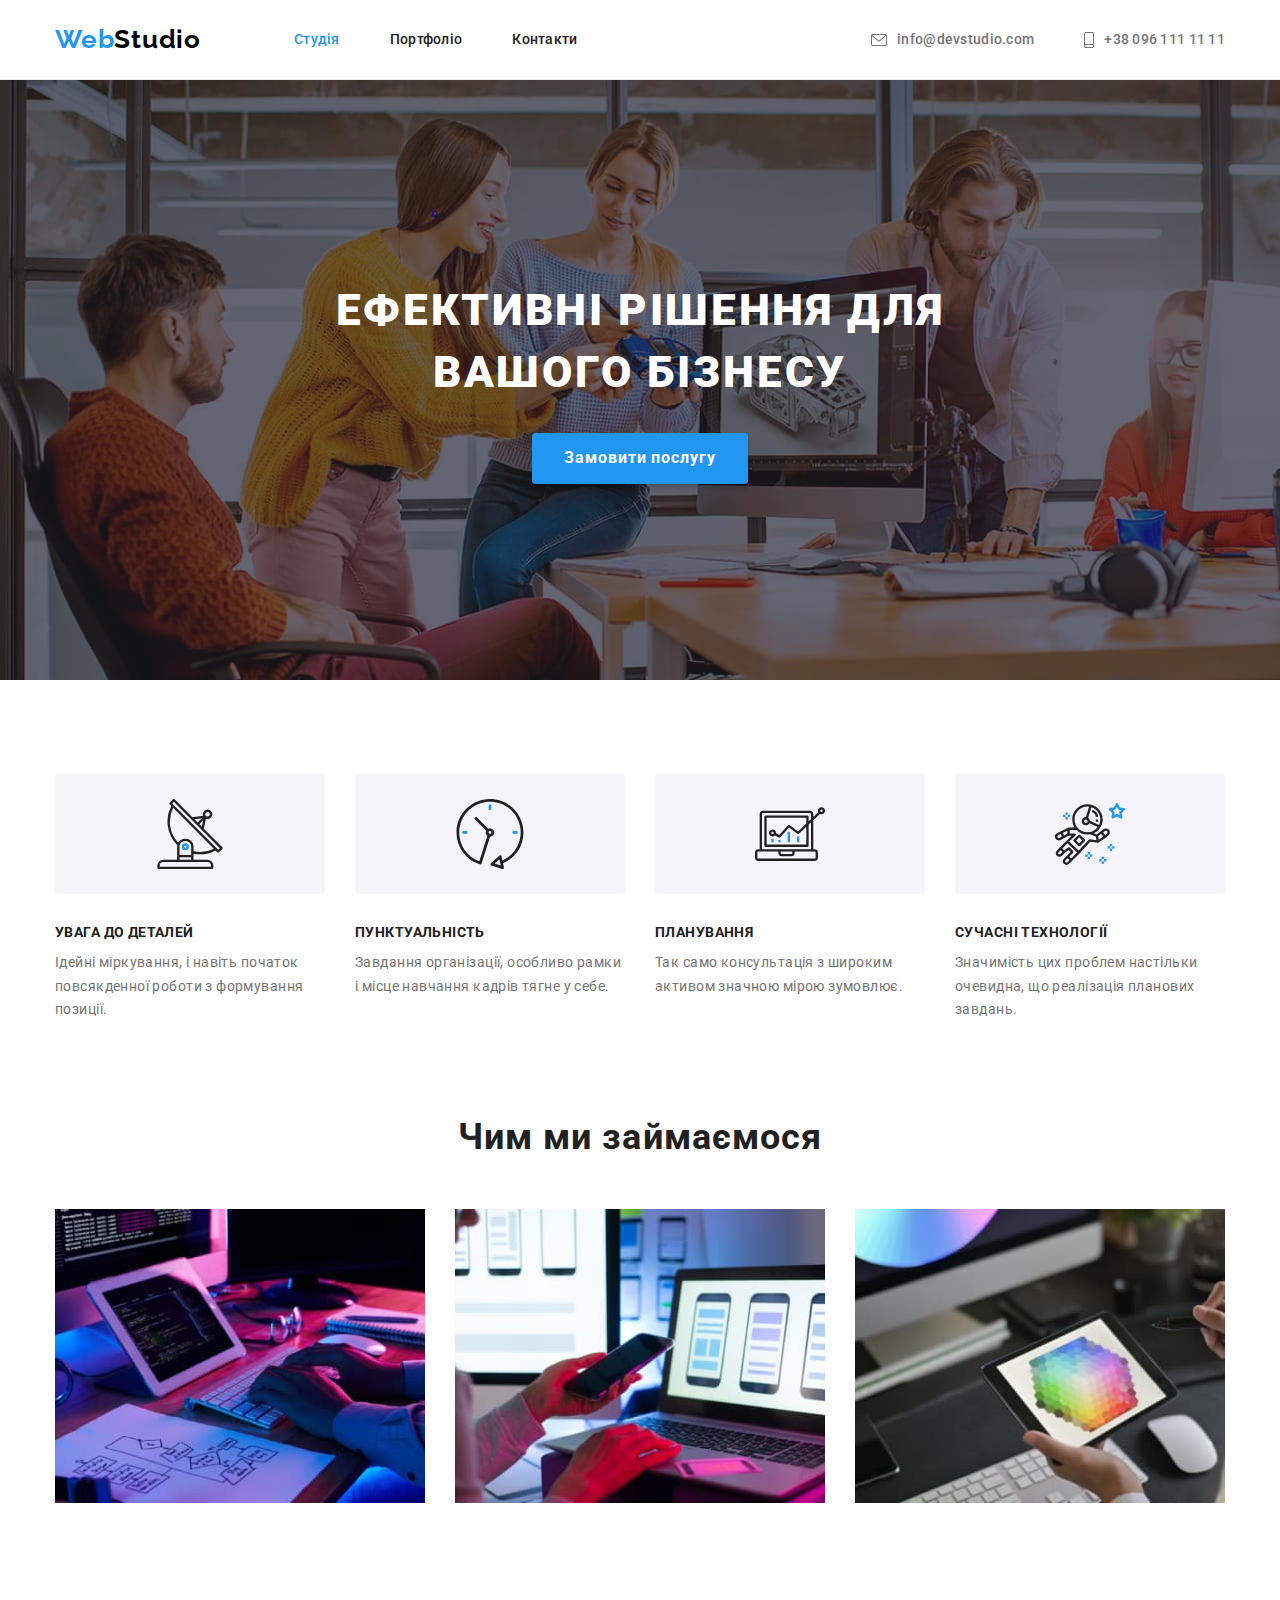
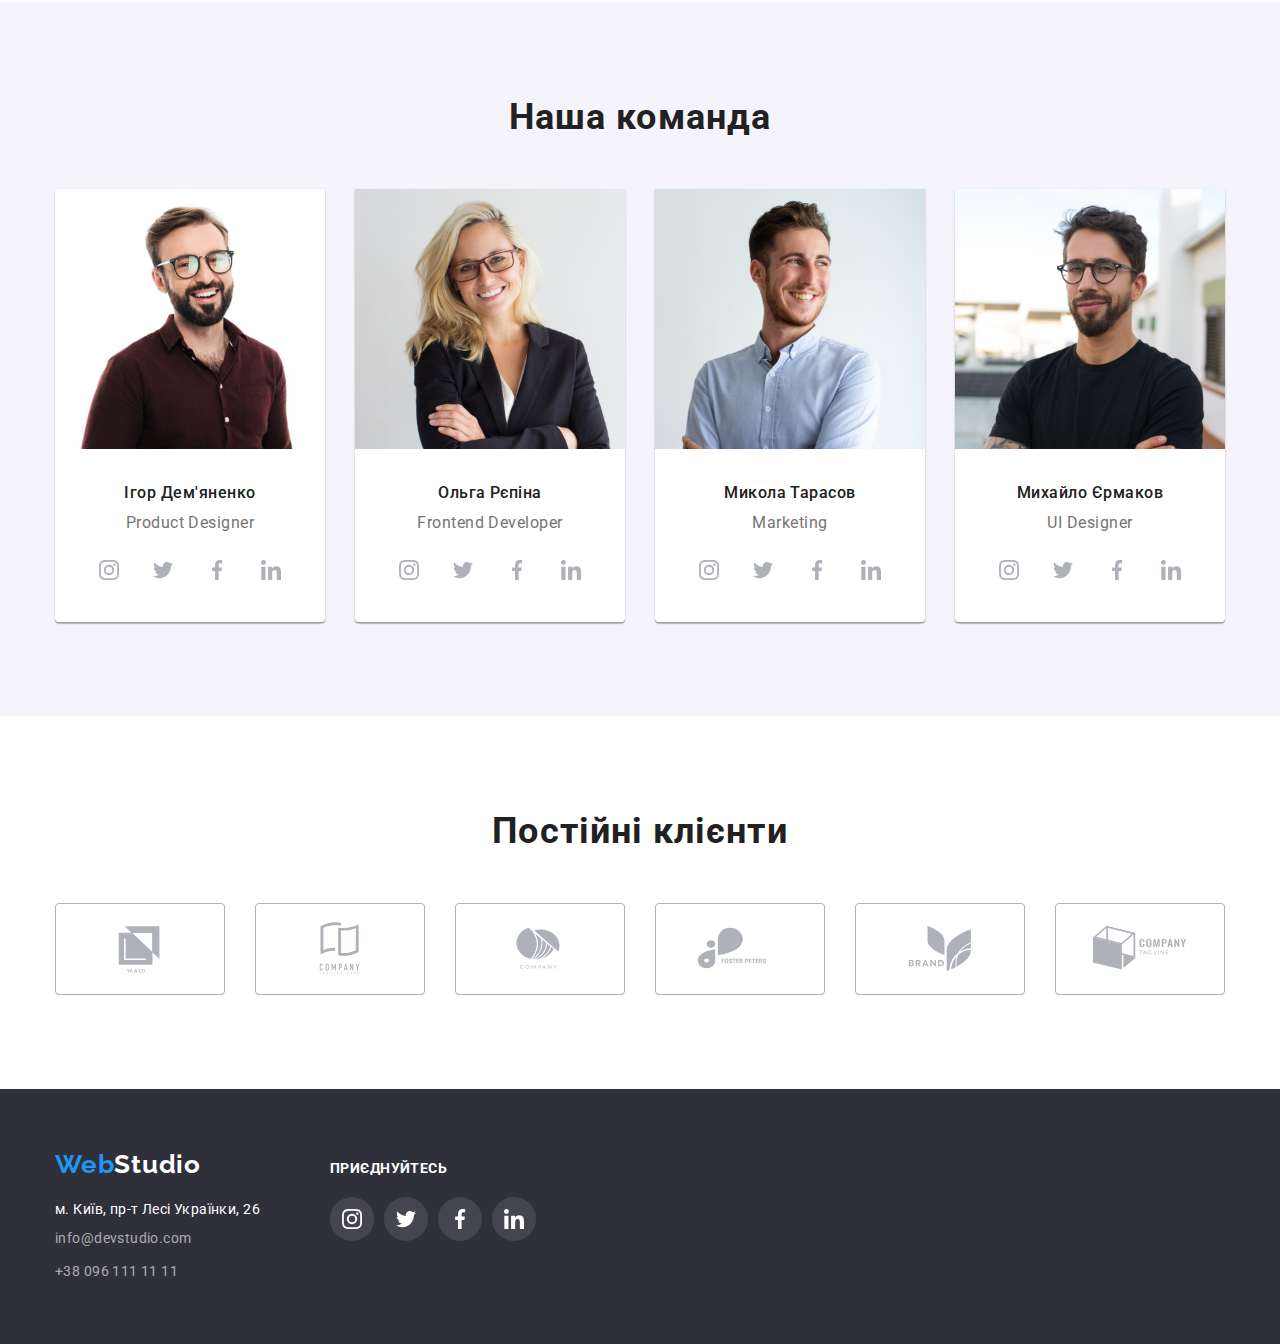
<file: index.html>
<!DOCTYPE html>
<html lang="uk">
  <head>
    <meta charset="UTF-8" />
    <meta http-equiv="X-UA-Compatible" content="IE=edge" />
    <meta name="viewport" content="width=device-width, initial-scale=1.0" />
    <title>Document</title>

    <!-- Шрифти -->
    <link rel="preconnect" href="https://fonts.googleapis.com" />
    <link rel="preconnect" href="https://fonts.gstatic.com" crossorigin />
    <link
      href="https://fonts.googleapis.com/css2?family=Raleway:wght@700&family=Roboto:wght@400;500;700;900&display=swap"
      rel="stylesheet"
    />

    <!-- Нормалізатор -->
    <link
      rel="stylesheet"
      href="https://cdn.jsdelivr.net/npm/modern-normalize@1.1.0/modern-normalize.min.css"
    />

    <!-- Стилі -->
    <link rel="stylesheet" href="./css/styles.css" />
  </head>
  <body>
    <!-- Шапка сайта -->
    <header class="page-header section">
      <div class="header-container container">
        <nav class="header-nav">
          <!-- Логотип -->
          <a class="header-logo" href="./index.html">
            <span class="logo">Web</span>Studio</a
          >
          <!-- Навігація -->
          <ul class="header-list">
            <li class="header-item">
              <a class="header-link current" href="./index.html">Студія</a>
            </li>
            <li class="header-item">
              <a class="header-link" href="./portfolio.html">Портфоліо</a>
            </li>
            <li class="header-item">
              <a class="header-link" href="#">Контакти</a>
            </li>
          </ul>
        </nav>

        <ul class="header-list">
          <li class="header-item">
            <a class="header-link contact" href="mailto:info@devstudio.com">
              <svg class="contact-icon" width="16" height="12">
                <use href="./images/icons.svg#icon-envelope"></use>
              </svg>
              info@devstudio.com</a
            >
          </li>
          <li class="header-item">
            <a class="header-link contact" href="tel:+380961111111">
              <svg class="contact-icon" width="10" height="16">
                <use href="./images/icons.svg#icon-smartphone"></use>
              </svg>
              +38 096 111 11 11</a
            >
          </li>
        </ul>
      </div>
    </header>

    <main>
      <!-- секція Герой -->
      <section class="hero section">
        <div class="container">
          <h1 class="hero-title">Ефективні рішення для вашого бізнесу</h1>
          <button class="hero-btn" type="button">Замовити послугу</button>
        </div>
      </section>

      <!-- секція Особливості (переваги)-->
      <section class="benefits section">
        <div class="container">
          <h2 hidden>Особливості</h2>
          <ul class="benefits-list">
            <li class="benefits-item">
              <div class="benefits-icon-box">
                <svg class="benefits-icon" width="70" height="70">
                  <use href="./images/icons.svg#icon-antenna"></use>
                </svg>
              </div>
              <h3 class="benefits-name">УВАГА ДО ДЕТАЛЕЙ</h3>
              <p class="benefits-text">
                Ідейні міркування, і навіть початок повсякденної роботи з
                формування позиції.
              </p>
            </li>
            <li class="benefits-item">
              <div class="benefits-icon-box">
                <svg class="benefits-icon" width="70" height="70">
                  <use href="./images/icons.svg#icon-clock"></use>
                </svg>
              </div>
              <h3 class="benefits-name">ПУНКТУАЛЬНІСТЬ</h3>
              <p class="benefits-text">
                Завдання організації, особливо рамки і місце навчання кадрів
                тягне у себе.
              </p>
            </li>
            <li class="benefits-item">
              <div class="benefits-icon-box">
                <svg class="benefits-icon" width="70" height="70">
                  <use href="./images/icons.svg#icon-diagram"></use>
                </svg>
              </div>
              <h3 class="benefits-name">ПЛАНУВАННЯ</h3>
              <p class="benefits-text">
                Так само консультація з широким активом значною мірою зумовлює.
              </p>
            </li>
            <li class="benefits-item">
              <div class="benefits-icon-box">
                <svg class="benefits-icon" width="70" height="70">
                  <use href="./images/icons.svg#icon-astronaut"></use>
                </svg>
              </div>
              <h3 class="benefits-name">СУЧАСНІ ТЕХНОЛОГІЇ</h3>
              <p class="benefits-text">
                Значимість цих проблем настільки очевидна, що реалізація
                планових завдань.
              </p>
            </li>
          </ul>
        </div>
      </section>

      <!-- секція Чим займаємося -->
      <section class="services section">
        <div class="container">
          <h2 class="services-title">Чим ми займаємося</h2>
          <ul class="services-list card-set">
            <li class="services-item card-set-item">
              <img
                class="services-img"
                src="./images/activity/box1.jpg"
                alt="фото розробки спеціальних додатків"
                width="370"
                height="294"
              />
            </li>
            <li class="services-item card-set-item">
              <img
                class="services-img"
                src="./images/activity/box2.jpg"
                alt="фото розробки мобільних додатків"
                width="370"
                height="294"
              />
            </li>
            <li class="services-item card-set-item">
              <img
                class="services-img"
                src="./images/activity/box3.jpg"
                alt="фото розробки дизайну"
                width="370"
                height="294"
              />
            </li>
          </ul>
        </div>
      </section>

      <!-- секція Наша команда -->
      <section class="team section">
        <div class="container">
          <h2 class="team-title">Наша команда</h2>
          <ul class="team-list card-set">
            <li class="team-item card-set-item">
              <img
                class="team-img"
                src="./images/team/foto1.jpg"
                alt="фото Ігор Дем'яненко"
                width="270"
                height="260"
              />
              <div class="team-wrapper">
                <h3 class="team-name">Ігор Дем'яненко</h3>
                <p class="team-text" lang="en">Product Designer</p>
                <ul class="socials">
                  <li class="socials-item">
                    <a
                      class="socials-link"
                      href="https://instagram.com"
                      aria-label="Instagram"
                      target="_blank"
                      rel="noopener noreferrer"
                    >
                      <svg class="socials-icon" width="20" height="20">
                        <use href="./images/icons.svg#icon-instagram"></use>
                      </svg>
                    </a>
                  </li>
                  <li class="socials-item">
                    <a
                      class="socials-link"
                      href="https://twitter.com"
                      aria-label="Twitter"
                      target="_blank"
                      rel="noopener noreferrer"
                    >
                      <svg class="socials-icon" width="20" height="20">
                        <use href="./images/icons.svg#icon-twitter"></use>
                      </svg>
                    </a>
                  </li>
                  <li class="socials-item">
                    <a
                      class="socials-link"
                      href="https://facebook.com"
                      aria-label="Facebook"
                      target="_blank"
                      rel="noopener noreferrer"
                    >
                      <svg class="socials-icon" width="20" height="20">
                        <use href="./images/icons.svg#icon-facebook"></use>
                      </svg>
                    </a>
                  </li>
                  <li class="socials-item">
                    <a
                      class="socials-link"
                      href="https://linkedin.com"
                      aria-label="Linkedin"
                      target="_blank"
                      rel="noopener noreferrer"
                    >
                      <svg class="socials-icon" width="20" height="20">
                        <use href="./images/icons.svg#icon-linkedin"></use>
                      </svg>
                    </a>
                  </li>
                </ul>
              </div>
            </li>
            <li class="team-item card-set-item">
              <img
                class="team-img"
                src="./images/team/foto2.jpg"
                alt="фото Ольга Рєпіна"
                width="270"
                height="260"
              />
              <div class="team-wrapper">
                <h3 class="team-name">Ольга Рєпіна</h3>
                <p class="team-text" lang="en">Frontend Developer</p>
                <ul class="socials">
                  <li class="socials-item">
                    <a
                      class="socials-link"
                      href="https://instagram.com"
                      aria-label="Instagram"
                      target="_blank"
                      rel="noopener noreferrer"
                    >
                      <svg class="socials-icon" width="20" height="20">
                        <use href="./images/icons.svg#icon-instagram"></use>
                      </svg>
                    </a>
                  </li>
                  <li class="socials-item">
                    <a
                      class="socials-link"
                      href="https://twitter.com"
                      aria-label="Twitter"
                      target="_blank"
                      rel="noopener noreferrer"
                    >
                      <svg class="socials-icon" width="20" height="20">
                        <use href="./images/icons.svg#icon-twitter"></use>
                      </svg>
                    </a>
                  </li>
                  <li class="socials-item">
                    <a
                      class="socials-link"
                      href="https://facebook.com"
                      aria-label="Facebook"
                      target="_blank"
                      rel="noopener noreferrer"
                    >
                      <svg class="socials-icon" width="20" height="20">
                        <use href="./images/icons.svg#icon-facebook"></use>
                      </svg>
                    </a>
                  </li>
                  <li class="socials-item">
                    <a
                      class="socials-link"
                      href="https://linkedin.com"
                      aria-label="Linkedin"
                      target="_blank"
                      rel="noopener noreferrer"
                    >
                      <svg class="socials-icon" width="20" height="20">
                        <use href="./images/icons.svg#icon-linkedin"></use>
                      </svg>
                    </a>
                  </li>
                </ul>
              </div>
            </li>
            <li class="team-item card-set-item">
              <img
                class="team-img"
                src="./images/team/foto3.jpg"
                alt="фото Микола Тарасов"
                width="270"
                height="260"
              />
              <div class="team-wrapper">
                <h3 class="team-name">Микола Тарасов</h3>
                <p class="team-text" lang="en">Marketing</p>
                <ul class="socials">
                  <li class="socials-item">
                    <a
                      class="socials-link"
                      href="https://instagram.com"
                      aria-label="Instagram"
                      target="_blank"
                      rel="noopener noreferrer"
                    >
                      <svg class="socials-icon" width="20" height="20">
                        <use href="./images/icons.svg#icon-instagram"></use>
                      </svg>
                    </a>
                  </li>
                  <li class="socials-item">
                    <a
                      class="socials-link"
                      href="https://twitter.com"
                      aria-label="Twitter"
                      target="_blank"
                      rel="noopener noreferrer"
                    >
                      <svg class="socials-icon" width="20" height="20">
                        <use href="./images/icons.svg#icon-twitter"></use>
                      </svg>
                    </a>
                  </li>
                  <li class="socials-item">
                    <a
                      class="socials-link"
                      href="https://facebook.com"
                      aria-label="Facebook"
                      target="_blank"
                      rel="noopener noreferrer"
                    >
                      <svg class="socials-icon" width="20" height="20">
                        <use href="./images/icons.svg#icon-facebook"></use>
                      </svg>
                    </a>
                  </li>
                  <li class="socials-item">
                    <a
                      class="socials-link"
                      href="https://linkedin.com"
                      aria-label="Linkedin"
                      target="_blank"
                      rel="noopener noreferrer"
                    >
                      <svg class="socials-icon" width="20" height="20">
                        <use href="./images/icons.svg#icon-linkedin"></use>
                      </svg>
                    </a>
                  </li>
                </ul>
              </div>
            </li>
            <li class="team-item card-set-item">
              <img
                class="team-img"
                src="./images/team/foto4.jpg"
                alt="фото Михайло Єрмаков"
                width="270"
                height="260"
              />
              <h3 class="team-name">Михайло Єрмаков</h3>
              <p class="team-text" lang="en">UI Designer</p>
              <ul class="socials">
                <li class="socials-item">
                  <a
                    class="socials-link"
                    href="https://instagram.com"
                    aria-label="Instagram"
                    target="_blank"
                    rel="noopener noreferrer"
                  >
                    <svg class="socials-icon" width="20" height="20">
                      <use href="./images/icons.svg#icon-instagram"></use>
                    </svg>
                  </a>
                </li>
                <li class="socials-item">
                  <a
                    class="socials-link"
                    href="https://twitter.com"
                    aria-label="Twitter"
                    target="_blank"
                    rel="noopener noreferrer"
                  >
                    <svg class="socials-icon" width="20" height="20">
                      <use href="./images/icons.svg#icon-twitter"></use>
                    </svg>
                  </a>
                </li>
                <li class="socials-item">
                  <a
                    class="socials-link"
                    href="https://facebook.com"
                    aria-label="Facebook"
                    target="_blank"
                    rel="noopener noreferrer"
                  >
                    <svg class="socials-icon" width="20" height="20">
                      <use href="./images/icons.svg#icon-facebook"></use>
                    </svg>
                  </a>
                </li>
                <li class="socials-item">
                  <a
                    class="socials-link"
                    href="https://linkedin.com"
                    aria-label="Linkedin"
                    target="_blank"
                    rel="noopener noreferrer"
                  >
                    <svg class="socials-icon" width="20" height="20">
                      <use href="./images/icons.svg#icon-linkedin"></use>
                    </svg>
                  </a>
                </li>
              </ul>
            </li>
          </ul>
        </div>
      </section>

      <!--секція Постійні клієнти-->
      <section class="customers section">
        <div class="container">
          <h2 class="customers-title">Постійні клієнти</h2>
          <ul class="customers-list">
            <li class="customers-item">
              <a
                class="customers-link"
                href="#"
                aria-label="icon-yaco"
                target="_blank"
                rel="noopener noreferrer"
              >
                <svg class="customers-icon" width="106" height="60">
                  <use href="./images/icons.svg#icon-yaco"></use>
                </svg>
              </a>
            </li>
            <li class="customers-item">
              <a
                class="customers-link"
                href="#"
                aria-label="icon-tagline-here"
                target="_blank"
                rel="noopener noreferrer"
              >
                <svg class="customers-icon" width="106" height="60">
                  <use href="./images/icons.svg#icon-tagline-here"></use>
                </svg>
              </a>
            </li>
            <li class="customers-item">
              <a
                class="customers-link"
                href="#"
                aria-label="icon-company"
                target="_blank"
                rel="noopener noreferrer"
              >
                <svg class="customers-icon" width="106" height="60">
                  <use href="./images/icons.svg#icon-company"></use>
                </svg>
              </a>
            </li>
            <li class="customers-item">
              <a
                class="customers-link"
                href="#"
                aria-label="icon-fosterpeters"
                target="_blank"
                rel="noopener noreferrer"
              >
                <svg class="customers-icon" width="106" height="60">
                  <use href="./images/icons.svg#icon-fosterpeters"></use>
                </svg>
              </a>
            </li>
            <li class="customers-item">
              <a
                class="customers-link"
                href="#"
                aria-label="icon-brand"
                target="_blank"
                rel="noopener noreferrer"
              >
                <svg class="customers-icon" width="106" height="60">
                  <use href="./images/icons.svg#icon-brand"></use>
                </svg>
              </a>
            </li>
            <li class="customers-item">
              <a
                class="customers-link"
                href="#"
                aria-label="icon-tagline"
                target="_blank"
                rel="noopener noreferrer"
              >
                <svg class="customers-icon" width="106" height="60">
                  <use href="./images/icons.svg#icon-tagline"></use>
                </svg>
              </a>
            </li>
          </ul>
        </div>
      </section>
    </main>

    <!-- підвал -->
    <footer class="page-footer section">
      <div class="container footer-container">
        <div class="footer-contacs">
          <a class="footer-logo" href=""><span class="logo">Web</span>Studio</a>
          <address class="footer-address">
            <ul class="footer-list">
              <li class="footer-item">
                <a
                  class="footer-link address"
                  href="http://google.com"
                  target="_blank"
                  rel="noopener noreferrer"
                  >м. Київ, пр-т Лесі Українки, 26</a
                >
              </li>
              <li class="footer-item">
                <a class="footer-link" href="mailto:info@devstudio.com"
                  >info@devstudio.com</a
                >
              </li>
              <li class="footer-item">
                <a class="footer-link" href="tel:+380961111111"
                  >+38 096 111 11 11</a
                >
              </li>
            </ul>
          </address>
        </div>
        <div class="footer-icon">
          <h2 class="footer-title">приєднуйтесь</h2>
          <ul class="list-icon">
            <li class="item-icon">
              <a
                class="footer-socials-link"
                href="https://instagram.com"
                aria-label="Instagram"
                target="_blank"
                rel="noopener noreferrer"
              >
                <svg class="footer-socials-icon" width="20" height="20">
                  <use href="./images/icons.svg#icon-instagram"></use>
                </svg>
              </a>
            </li>
            <li class="item-icon">
              <a
                class="footer-socials-link"
                href="https://twitter.com"
                aria-label="Twitter"
                target="_blank"
                rel="noopener noreferrer"
              >
                <svg class="footer-socials-icon" width="20" height="20">
                  <use href="./images/icons.svg#icon-twitter"></use>
                </svg>
              </a>
            </li>
            <li class="item-icon">
              <a
                class="footer-socials-link"
                href="https://facebook.com"
                aria-label="Facebook"
                target="_blank"
                rel="noopener noreferrer"
              >
                <svg class="footer-socials-icon" width="20" height="20">
                  <use href="./images/icons.svg#icon-facebook"></use>
                </svg>
              </a>
            </li>
            <li class="item-icon">
              <a
                class="footer-socials-link"
                href="https://linkedin.com"
                aria-label="Linkedin"
                target="_blank"
                rel="noopener noreferrer"
              >
                <svg class="footer-socials-icon" width="20" height="20">
                  <use href="./images/icons.svg#icon-linkedin"></use>
                </svg>
              </a>
            </li>
          </ul>
        </div>
      </div>
    </footer>
  </body>
</html>
</file>
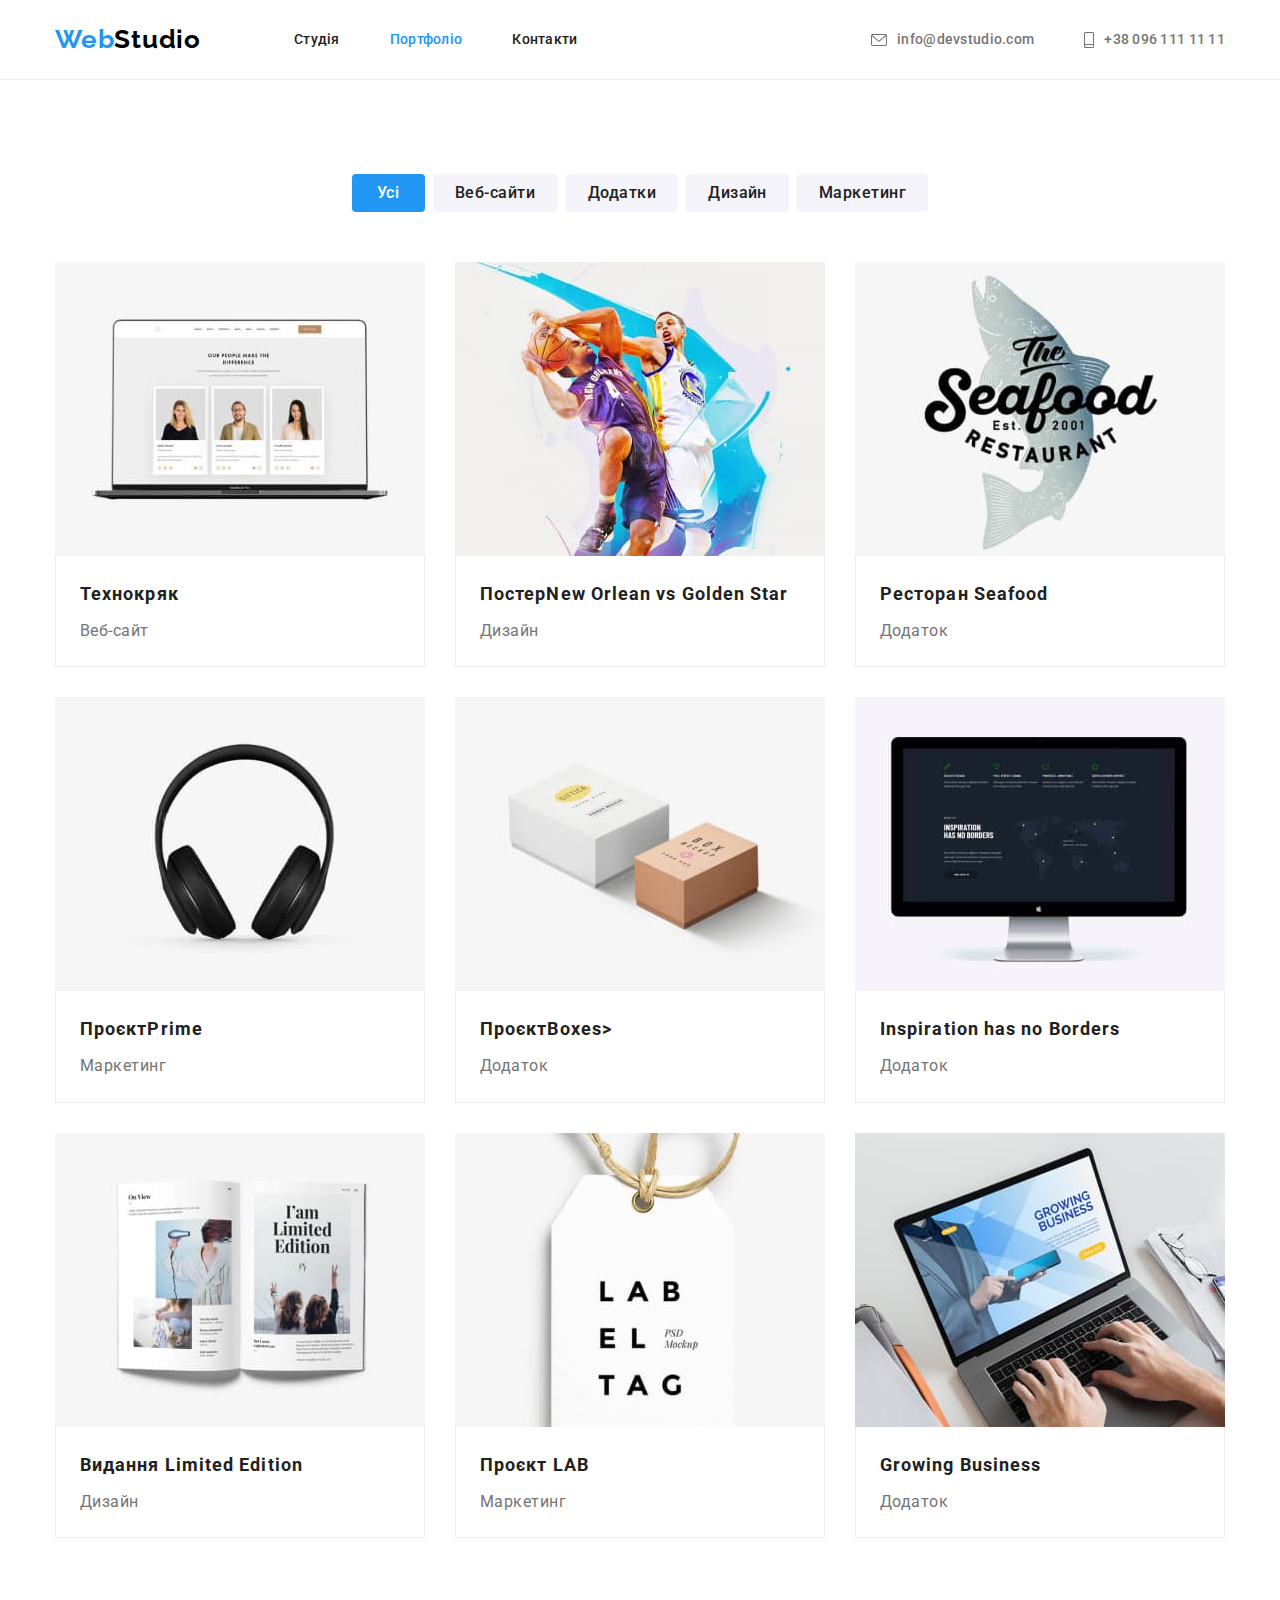
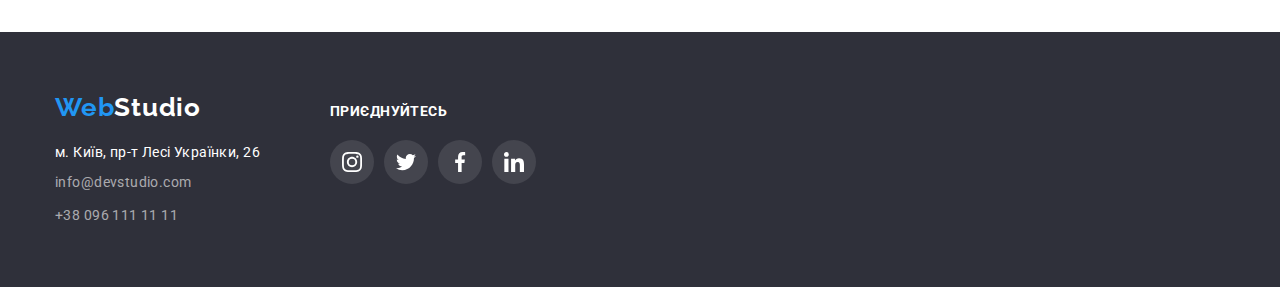
<file: portfolio.html>
<!DOCTYPE html>
<html lang="uk">
  <head>
    <meta charset="UTF-8" />
    <meta http-equiv="X-UA-Compatible" content="IE=edge" />
    <meta name="viewport" content="width=device-width, initial-scale=1.0" />
    <title>Document</title>

    <!-- Шрифти -->
    <link rel="preconnect" href="https://fonts.googleapis.com" />
    <link rel="preconnect" href="https://fonts.gstatic.com" crossorigin />
    <link
      href="https://fonts.googleapis.com/css2?family=Raleway:wght@700&family=Roboto:wght@400;500;700;900&display=swap"
      rel="stylesheet"
    />

    <!-- Нормалізація -->
    <link
      rel="stylesheet"
      href="https://cdn.jsdelivr.net/npm/modern-normalize@1.1.0/modern-normalize.min.css"
    />

    <!-- Стилі -->
    <link rel="stylesheet" href="./css/styles.css" />
  </head>
  <body>
    <!-- Шапка сайта -->
    <header class="page-header section">
      <div class="header-container container">
        <nav class="header-nav">
          <!-- Логотип -->
          <a class="header-logo" href="./index.html">
            <span class="logo">Web</span>Studio</a
          >
          <!-- Навігація -->
          <ul class="header-list">
            <li class="header-item">
              <a class="header-link" href="./index.html">Студія</a>
            </li>
            <li class="header-item">
              <a class="header-link current" href="./portfolio.html"
                >Портфоліо</a
              >
            </li>
            <li class="header-item">
              <a class="header-link" href="#">Контакти</a>
            </li>
          </ul>
        </nav>

        <ul class="header-list">
          <li class="header-item">
            <a class="header-link contact" href="mailto:info@devstudio.com">
              <svg class="contact-icon" width="16" height="12">
                <use href="./images/icons.svg#icon-envelope"></use>
              </svg>
              info@devstudio.com</a
            >
          </li>
          <li class="header-item">
            <a class="header-link contact" href="tel:+380961111111">
              <svg class="contact-icon" width="10" height="16">
                <use href="./images/icons.svg#icon-smartphone"></use>
              </svg>
              +38 096 111 11 11</a
            >
          </li>
        </ul>
      </div>
    </header>

    <main>
      <!-- секція Портфоліо -->
      <h1 hidden>Портфоліо</h1>
      <section class="portfolio section">
        <!-- Фільтри -->
        <div class="container">
          <ul class="portfolio-list portfolio-button">
            <li>
              <button class="button button-active" type="button">Усі</button>
            </li>
            <li>
              <button class="button button-web" type="button">Веб-сайти</button>
            </li>
            <li>
              <button class="button button-applications" type="button">
                Додатки
              </button>
            </li>
            <li>
              <button class="button button-design" type="button">Дизайн</button>
            </li>
            <li>
              <button class="button button-marketing" type="button">
                Маркетинг
              </button>
            </li>
          </ul>

          <ul class="portfolio-list portfolio-projects">
            <li class="portfolio-item">
              <div class="portfolio-wrapper">
                <a class="portfolio-link" href="#" rel="noopener noreferrer">
                  <img
                    class="portfolio-img"
                    src="./images/portfolio/img1.jpg"
                    alt="приклад розробки веб-сайту"
                    width="370"
                    height="294"
                  />
                  <div class="portfolio-info">
                    <h2 class="portfolio-title">Технокряк</h2>
                    <p class="portfolio-text">Веб-сайт</p>
                  </div>
                </a>
              </div>
            </li>
            <li class="portfolio-item">
              <div class="portfolio-wrapper">
                <a class="portfolio-link" href="#" rel="noopener noreferrer">
                  <img
                    class="portfolio-img"
                    src="./images/portfolio/img2.jpg"
                    alt="проєкт по дизайну"
                    width="370"
                    height="294"
                  />
                  <div class="portfolio-info">
                    <h2 class="portfolio-title">
                      Постер<span lang="en">New Orlean vs Golden Star</span>
                    </h2>
                    <p class="portfolio-text">Дизайн</p>
                  </div>
                </a>
              </div>
            </li>
            <li class="portfolio-item">
              <div class="portfolio-wrapper">
                <a class="portfolio-link" href="#" rel="noopener noreferrer">
                  <img
                    class="portfolio-img"
                    src="./images/portfolio/img3.jpg"
                    alt="логотип ресторану"
                    width="370"
                    height="294"
                  />
                  <div class="portfolio-info">
                    <h2 class="portfolio-title">Ресторан Seafood</h2>
                    <p class="portfolio-text">Додаток</p>
                  </div>
                </a>
              </div>
            </li>
            <li class="portfolio-item">
              <div class="portfolio-wrapper">
                <a class="portfolio-link" href="#" rel="noopener noreferrer">
                  <img
                    class="portfolio-img"
                    src="./images/portfolio/img4.jpg"
                    alt="проєкт з маркетингу"
                    width="370"
                    height="294"
                  />
                  <div class="portfolio-info">
                    <h2 class="portfolio-title">
                      Проєкт<span lang="en">Prime</span>
                    </h2>
                    <p class="portfolio-text">Маркетинг</p>
                  </div>
                </a>
              </div>
            </li>
            <li class="portfolio-item">
              <div class="portfolio-wrapper">
                <a class="portfolio-link" href="#" rel="noopener noreferrer">
                  <img
                    class="portfolio-img"
                    src="./images/portfolio/img5.jpg"
                    alt="приклад розробки додатку"
                    width="370"
                    height="294"
                  />
                  <div class="portfolio-info">
                    <h2 class="portfolio-title">
                      Проєкт<span lang="en">Boxes></span>
                    </h2>
                    <p class="portfolio-text">Додаток</p>
                  </div>
                </a>
              </div>
            </li>
            <li class="portfolio-item">
              <div class="portfolio-wrapper">
                <a class="portfolio-link" href="#" rel="noopener noreferrer">
                  <img
                    class="portfolio-img"
                    src="./images/portfolio/img6.jpg"
                    alt="приклад розробки веб-сайту"
                    width="370"
                    height="294"
                  />
                  <div class="portfolio-info">
                    <h2 class="portfolio-title" lang="en">
                      Inspiration has no Borders
                    </h2>
                    <p class="portfolio-text">Додаток</p>
                  </div>
                </a>
              </div>
            </li>
            <li class="portfolio-item">
              <div class="portfolio-wrapper">
                <a class="portfolio-link" href="#" rel="noopener noreferrer">
                  <img
                    class="portfolio-img"
                    src="./images/portfolio/img7.jpg"
                    alt="проєкт по дизайну"
                    width="370"
                    height="294"
                  />
                  <div class="portfolio-info">
                    <h2 class="portfolio-title">
                      Видання <span lang="en">Limited Edition</span>
                    </h2>
                    <p class="portfolio-text">Дизайн</p>
                  </div>
                </a>
              </div>
            </li>
            <li class="portfolio-item">
              <div class="portfolio-wrapper">
                <a class="portfolio-link" href="#" rel="noopener noreferrer">
                  <img
                    class="portfolio-img"
                    src="./images/portfolio/img8.jpg"
                    alt="проєкт з маркетингу "
                    width="370"
                    height="294"
                  />
                  <div class="portfolio-info">
                    <h2 class="portfolio-title">
                      Проєкт <span lang="en">LAB</span>
                    </h2>
                    <p class="portfolio-text">Маркетинг</p>
                  </div>
                </a>
              </div>
            </li>
            <li class="portfolio-item">
              <div class="portfolio-wrapper">
                <a class="portfolio-link" href="#" rel="noopener noreferrer">
                  <img
                    class="portfolio-img"
                    src="./images/portfolio/img9.jpg"
                    alt="приклад розробки додатку"
                    width="370"
                    height="294"
                  />
                  <div class="portfolio-info">
                    <h2 class="portfolio-title" lang="en">Growing Business</h2>
                    <p class="portfolio-text">Додаток</p>
                  </div>
                </a>
              </div>
            </li>
          </ul>
        </div>
      </section>
    </main>

    <!-- підвал -->
    <footer class="page-footer section">
      <div class="container footer-container">
        <div class="footer-contacs">
          <a class="footer-logo" href=""><span class="logo">Web</span>Studio</a>
          <address class="footer-address">
            <ul class="footer-list">
              <li class="footer-item">
                <a
                  class="footer-link address"
                  href="http://google.com"
                  target="_blank"
                  rel="noopener noreferrer"
                  >м. Київ, пр-т Лесі Українки, 26</a
                >
              </li>
              <li class="footer-item">
                <a class="footer-link" href="mailto:info@devstudio.com"
                  >info@devstudio.com</a
                >
              </li>
              <li class="footer-item">
                <a class="footer-link" href="tel:+380961111111"
                  >+38 096 111 11 11</a
                >
              </li>
            </ul>
          </address>
        </div>
        <div class="footer-icon">
          <h2 class="footer-title">приєднуйтесь</h2>
          <ul class="list-icon">
            <li class="item-icon">
              <a
                class="footer-socials-link"
                href="https://instagram.com"
                aria-label="Instagram"
                target="_blank"
                rel="noopener noreferrer"
              >
                <svg class="footer-socials-icon" width="20" height="20">
                  <use href="./images/icons.svg#icon-instagram"></use>
                </svg>
              </a>
            </li>
            <li class="item-icon">
              <a
                class="footer-socials-link"
                href="https://twitter.com"
                aria-label="Twitter"
                target="_blank"
                rel="noopener noreferrer"
              >
                <svg class="footer-socials-icon" width="20" height="20">
                  <use href="./images/icons.svg#icon-twitter"></use>
                </svg>
              </a>
            </li>
            <li class="item-icon">
              <a
                class="footer-socials-link"
                href="https://facebook.com"
                aria-label="Facebook"
                target="_blank"
                rel="noopener noreferrer"
              >
                <svg class="footer-socials-icon" width="20" height="20">
                  <use href="./images/icons.svg#icon-facebook"></use>
                </svg>
              </a>
            </li>
            <li class="item-icon">
              <a
                class="footer-socials-link"
                href="https://linkedin.com"
                aria-label="Linkedin"
                target="_blank"
                rel="noopener noreferrer"
              >
                <svg class="footer-socials-icon" width="20" height="20">
                  <use href="./images/icons.svg#icon-linkedin"></use>
                </svg>
              </a>
            </li>
          </ul>
        </div>
      </div>
    </footer>
  </body>
</html>
</file>
<file: css/styles.css>
:root {
   /* шрифт */
   --main-font:Roboto, sans-serif;

   /* колір тексту */
   --primary-text-color: #212121;
   --secondary-text-color: #757575;
   --title-text-color: #FFFFFF;
   --accent: #2196F3
   --logo-color: #000000
 
/* колір фону */
   --accent-background-color: #2196F3;

/* інші */

   --indent: 30px;
   --items: 3;
}



body {
  color: var(--primary-text-color);
  font-family: var(--main-font);
  background-color: #FFFFFF;
}

/* reset */

h1, h2, h3, p {
  margin: 0;  
}

a {
  text-decoration: none;
  color: currentColor;
  }

ul {
  list-style: none;
  padding: 0;
  margin: 0;
}

.img {
display: block;
}
 
.container {
  width: 1200px;
  margin-right: auto;
  margin-left: auto;
  padding-right: 15px;
  padding-left: 15px;

  /* outline: 2px solid red;
  outline-offset: -2px; */
} 

 .section {
   padding-top: 94px;
   padding-bottom: 94px;
 } 


/* card set - набір карток */

.card-set {
  display: flex;
  flex-wrap: wrap;
  gap: var(--indent);
} 

 .card-set-item {
  flex-basis: calc((100% - var(--indent) * (var(--items) - 1)) / var(--items));
}

 /* секція хедер */
 
 .header-container {
  display: flex;
  align-items: center;
}  

  .page-header {
    border-bottom: 1px solid #ECECEC;
    display: flex;
    padding-top: 32px;
    padding-bottom: 32px;
    height: 80px; 
}

/* секція логотип */

.header-logo {
  font-family: Raleway, sans-serif;
  font-weight: 700;
  font-size: 26px;
  line-height: 1.2;
  letter-spacing: 0.03em;
  color: #000000;
  margin-right: 93px;
} 

.logo {
  color: #2196F3;
}

/* навігація */

.header-nav {
  display: flex;
  align-items: center;
  margin-right: auto;
}

.header-list {
  font-weight: 500;
  font-size: 14px;
  line-height: 1.2;
  letter-spacing: 0.02em;
  color: #212121;
  display: flex;
  gap: 50px;
}

.header-link:hover,
.header-link:focus,
.footer-link:hover,
.footer-link:focus {
  color: #2196F3;
}

.current {
  color:  #2196F3;
}

.contact {
  display: flex;
  align-items: center;
  gap: 10px;
  color: var(--secondary-text-color);
}

.contact-icon {
  fill: currentColor;
}

/* секція Герой */

.hero {
  padding: 200px 0px;
  max-width: 1600px;
  height: 600px;
  margin: 0 auto;
  background-color: #C4C4C4;
  background-image: linear-gradient( to right, rgba(47, 48, 58, 0.4), rgba(47, 48, 58, 0.4)),
  url('../images/hero.jpg');
}

.hero-title {
  font-size: 44px;
  line-height: 1.4;
  text-align: center;
  letter-spacing: 0.06em;
  text-transform: uppercase;
  color: var(--title-text-color);
  font-weight: 900;
  max-width: 696px;
  margin: 0 auto; 
  margin-bottom: 30px;
  text-align: center;
}

.hero-btn {
  cursor: pointer;
  font-weight: 700;
  font-size: 16px;
  line-height: 1.9;
  display: flex;
  align-items: center;
  text-align: center;
  letter-spacing: 0.06em;
  color: #FFFFFF; 
  
  box-shadow: 0px 4px 4px rgba(0, 0, 0, 0.15);
  border-radius: 4px;
  background: #2196F3;
  min-width: 216px;
  min-height: 50px;
  padding: 10px 32px;
  margin: 0 auto;
  border: 0px;
 }

/* секція Особливості (переваги)*/

.benefits {
  padding-bottom: 0;
}

.benefits-list {
  display: flex;
}

.benefits-item {
  max-width: 270px;
  margin-right: 30px;
}

.benefits-item:last-child {
  margin-right: 0;
}

.benefits-icon-box{
  display: flex;
  justify-content: center;
  align-items: center;
  height: 120px;
  margin-bottom: 30px;
  background-color: #F5F4FA;
  border-radius: 4px;
 
}

.benefits-name {
  font-weight: 700;
  font-size: 14px;
  line-height: 1.2;
  letter-spacing: 0.03em;
  text-transform: uppercase;
  margin-bottom: 10px;
}
  
.benefits-text {
  font-size: 14px;
  line-height: 1.7;
  letter-spacing: 0.03em;
  color: var(--secondary-text-color);
}

/* секція Чим займаємося */

.services-title {
  font-weight: 700;
  font-size: 36px;
  line-height: 1.2;
  text-align: center;
  letter-spacing: 0.03em;
  min-width: 366px;
  margin-bottom: 50px;
}

/*- секція Наша команда */

.team {
  background-color: #F5F4FA;
}

.team-list {
  --items: 4;
}

.team-item {
  box-shadow: 0px 1px 3px rgba(0, 0, 0, 0.12), 0px 1px 1px rgba(0, 0, 0, 0.14), 0px 2px 1px rgba(0, 0, 0, 0.2);
  border-radius: 0px 0px 4px 4px;
  background-color:  #FFFFFF;
  padding-bottom: 30px;
}

.team-title {
  font-weight: 700;
  font-size: 36px;
  line-height: 1.2;
  text-align: center;
  letter-spacing: 0.03em;
  margin-bottom: 50px;
 }

 .team-img {
  margin-bottom: 30px;
}

.team-name {
  font-weight: 500;
  font-size: 16px;
  line-height: 1.2;
  letter-spacing: 0.03em;
  text-align: center;
  margin-bottom: 10px;
}

.team-text {
  line-height: 1.2;
  text-align: center;
  letter-spacing: 0.03em;
  color:var(--secondary-text-color);
  font-size: 16px;
  padding-bottom: 16px;
}

.socials {
  display: flex;
  align-items: center;
  justify-content: center;
  gap: 10px;
  margin: 0 32px;
}

.socials-link {
  display: flex;
  width: 44px;
  height: 44px;
  align-items: center;
  justify-content: center;
  border-radius: 50%;
}

.socials-link:hover, 
.socials-link:focus {
  background-color: #2196F3;
}

.socials-link:hover .socials-icon, 
.socials-link:focus .socials-icon {
  fill: #FFFFFF;
}

.socials-icon {
  fill: #AFB1B8;
}

/* секція Постійні клієнти */

.customers-title {
  font-weight: 700;
  font-size: 36px;
  line-height: 1.2;
  text-align: center;
  letter-spacing: 0.03em;
  margin-bottom: 50px;
}

.customers-list {
  display: flex;
}

.customers-item {
  width: 170px;
  height: 92px;
  margin-right: 30px;
}

.customers-item:last-child {
  margin-right: 0;
}

.customers-link {
  display: flex;
  width: 100%;
  height: 100%;
  justify-content: center;
  align-items: center;
  border: 1px solid #AFB1B8;
  border-radius: 4px;
}

.customers-link:hover .customers-icon,
.customers-link:focus .customers-icon {
  fill: #2196F3;
}

.customers-link:hover,
.customers-link:focus {
  border-color: #2196F3;
}

.customers-icon {
  fill: #AFB1B8;

} 
  

/* секція підвал */

.page-footer {
  background-color: #2F303A;
  padding-top: 60px;
  padding-bottom: 60px;
} 

.footer-container {
  display: flex;
  align-items: baseline;
}

.footer-logo {
  font-family: 'Raleway';
  font-weight: 700;
  font-size: 26px;
  line-height: 1.2;
  letter-spacing: 0.03em;
  color: #FFFFFF;
  font-style: normal;
  display: block;
  margin-bottom: 20px;
}

.footer-address {
  display: flex;
  margin-right: 70px;
}

.footer-link {
  font-size: 14px;
  line-height: 1.7;
  letter-spacing: 0.03em;
  color: rgba(255, 255, 255, 0.6);
  font-style: normal;
}

.footer-link.address {
  font-size: 14px;
  line-height: 1.2;
  letter-spacing: 0.03em;
  color: #FFFFFF;
  margin-bottom: 20px;
}

.footer-item {
  margin-bottom: 09px;
}

.footer-item:last-child {
  margin-bottom: 0;
}

.footer-title {
  font-weight: 700;
  font-size: 14px;
  line-height: 1.2;
  letter-spacing: 0.03em;
  text-transform: uppercase;
  color: #FFFFFF;
  margin-bottom: 20px;
}

.list-icon {
  display: flex;
  gap: 10px;
}

.footer-socials-link {
  display: flex;
  width: 44px;
  height: 44px;
  border-radius: 50%;
  justify-content: center;
  align-items: center;
  background-color: rgba(255, 255, 255, 0.1);
}

.footer-socials-link:hover,
.footer-socials-link:focus {
  background-color: #2196F3;;
}

.footer-socials-icon {
  fill:  #FFFFFF;
} 

/* --сторінка порфоліо */

.portfolio-button {
  display: flex;
  justify-content: center;
  gap: 08px;
  margin-bottom: 50px;

}

.button {
  font-weight: 500;
  font-size: 16px;
  line-height: 1.6;
  text-align: center;
  letter-spacing: 0.03em;
  color: var(--primary-text-color);
  background-color:  #F5F4FA;
  border-radius: 4px;
  cursor: pointer;
  padding: 06px 22px;
  min-height: 38px;
  border: 0;
}

.button-active {
  color: #FFFFFF;
  background-color:#2196F3;
  padding: 06px 25px;
  min-width: 73px;
}

.button-web {
  min-width: 125px;
}

.button-applications {
  min-width: 112px;
}

.button-design {
  min-width: 103px;
}

.button-marketing {
  min-width: 130px;
}

.button:hover,
.button:focus {
  color: #FFFFFF;
  background-color: #2196F3;
  box-shadow: 0px 3px 1px rgba(0, 0, 0, 0.1), 0px 1px 2px rgba(0, 0, 0, 0.08), 0px 2px 2px rgba(0, 0, 0, 0.12);
  border-radius: 4px;
}

.portfolio-projects {
  display: flex;
  flex-wrap: wrap;
  gap: 30px;
}

.portfolio-link {
  display: block;
}

.portfolio-link:hover {
  box-shadow: 0px 1px 1px rgba(0, 0, 0, 0.12), 0px 4px 4px rgba(0, 0, 0, 0.06), 1px 4px 6px rgba(0, 0, 0, 0.16);
}

.portfolio-img {
  display: block;
}

.portfolio-info {
  padding: 20px 24px; 
  border: 1px solid  #EEEEEE;
  border-top: 0;
}

.portfolio-title {
  font-weight: 700;
  font-size: 18px;
  line-height: 2.0;
  letter-spacing: 0.06em;
  margin-bottom: 04px;
}

.portfolio-text {
  font-size: 16px;
  line-height: 1.9;
  letter-spacing: 0.03em;
  color: var(--secondary-text-color);
  


}
</file>
